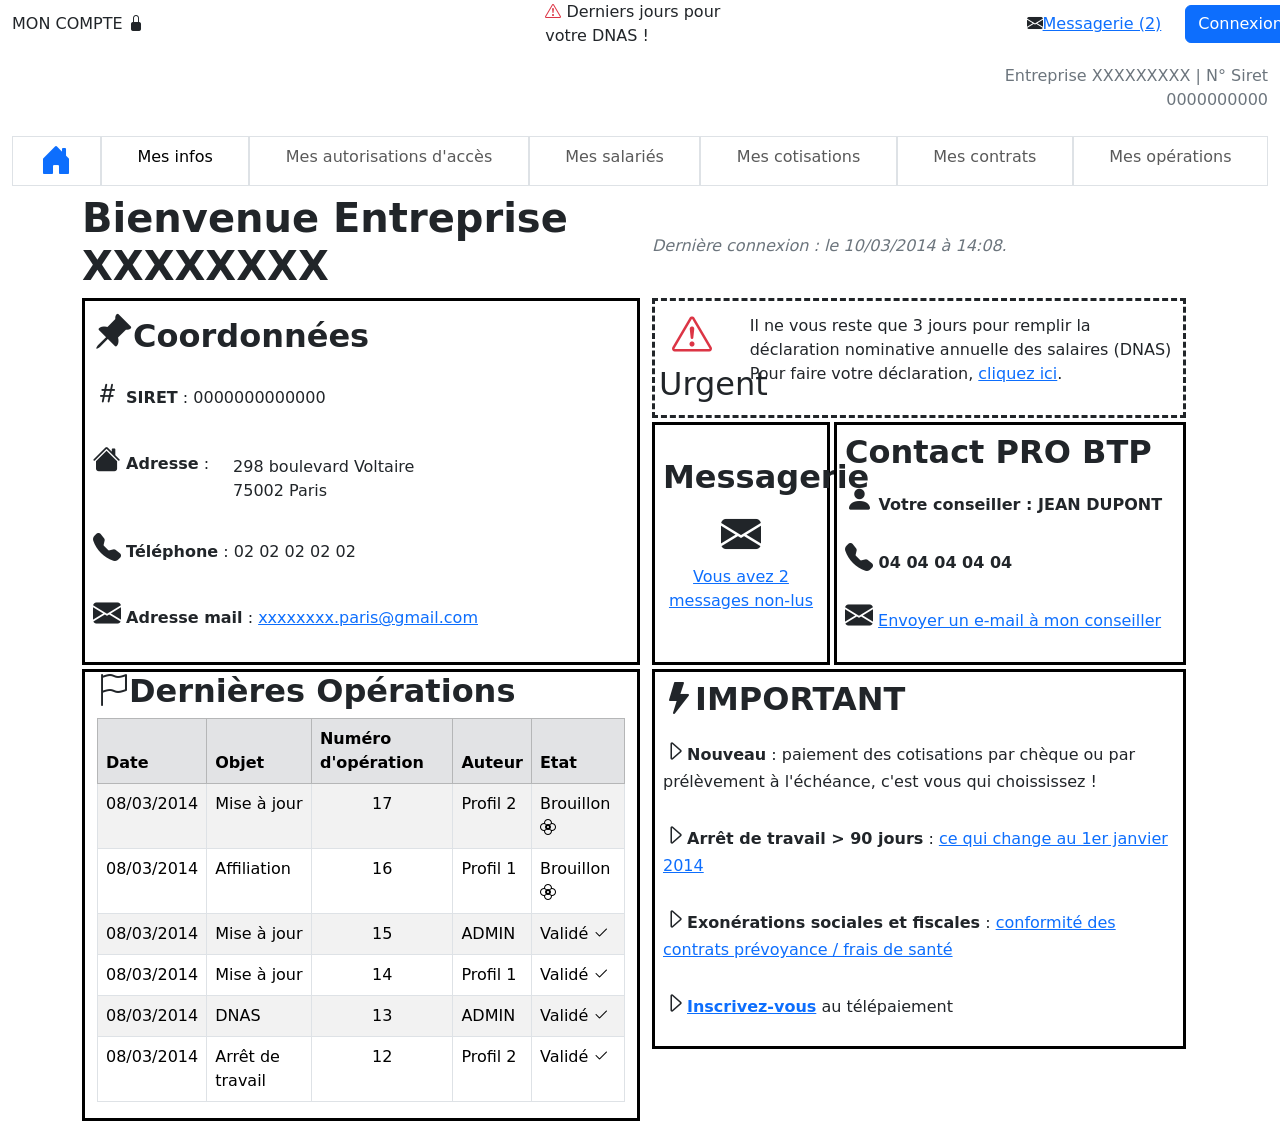
<file: index.html>
<!DOCTYPE html>
<html lang="fr">
<head>
    <meta charset="UTF-8">
    <meta name="viewport" content="width=device-width, initial-scale=1.0">
    <link rel="stylesheet" href="https://cdn.jsdelivr.net/npm/bootstrap-icons@1.13.1/font/bootstrap-icons.min.css">
    <link href="https://cdn.jsdelivr.net/npm/bootstrap@5.3.8/dist/css/bootstrap.min.css" rel="stylesheet" integrity="sha384-sRIl4kxILFvY47J16cr9ZwB07vP4J8+LH7qKQnuqkuIAvNWLzeN8tE5YBujZqJLB" crossorigin="anonymous">
    <link rel="stylesheet" href="style.css">
    <script src="https://cdn.jsdelivr.net/npm/bootstrap@5.3.8/dist/js/bootstrap.bundle.min.js" integrity="sha384-FKyoEForCGlyvwx9Hj09JcYn3nv7wiPVlz7YYwJrWVcXK/BmnVDxM+D2scQbITxI" crossorigin="anonymous"></script>
    <title>Eval Maquette</title>
    <link rel="stylesheet" href="style.css">
</head>
<body>
    
    <div class="container-fluid">

        <header>
            <div class="row">
                <p class="col left col-md-2 align-self-center">MON COMPTE <i class="bi bi-lock-fill"></i></p>
                <p class="col col-md-2 offset-3 align-self-center"><i class="bi bi-exclamation-triangle text-danger"></i> Derniers jours pour votre DNAS !</p>
                <p class="col col-md-2 offset-2 text-end align-self-center"><i class="bi bi-envelope-fill"></i><a href="mailto:">Messagerie (2)</a></p>
                <p class="col col-md-1 align-self-center text-end"><a class="btn border-primary bg-primary text-white" href="connect.html">Connexion</a></p>
            </div>
            <div class="row">
                <div class="col"></div>
                <p class="col col-lg-3 fw-light text-secondary justify-content-end text-end">Entreprise XXXXXXXXX | N° Siret 0000000000</p>
            </div>
            

            
            <nav class="navbar navbar-expand-lg">
                <button class="navbar-toggler" type="button" data-bs-toggle="collapse" data-bs-target="#navbarNav" aria-controls="navbarNav" aria-expanded="false" aria-label="Toggle navigation">
                    <span class="navbar-toggler-icon"></span>
                </button>
                <div class="collapse navbar-collapse" id="navbarNav">
                    <ul class="navbar-nav nav-fill w-100">
                        <li class="border nav-item"><a class="nav-brand" href="#"><i class="bi bi-house-door-fill fs-2"></i></a></li>
                        <li class="border nav-item"><a class="nav-link active" href="#">Mes infos</a></li>
                        <li class="border nav-item"><a class="nav-link" href="#">Mes autorisations d'accès</a></li>
                        <li class="border nav-item"><a class="nav-link" href="#">Mes salariés</a></li>
                        <li class="border nav-item"><a class="nav-link" href="#">Mes cotisations</a></li>
                        <li class="border nav-item"><a class="nav-link" href="#">Mes contrats</a></li>
                        <li class="border nav-item"><a class="nav-link" href="#">Mes opérations</a></li>
                    </ul>
                </div>
            </nav>   
        </header>
        
        <main class="container">
            <section class="row">
                <h1 class="col col-lg-6 col-md-12"><strong>Bienvenue Entreprise XXXXXXXX</strong></h1>
                <aside class="col col-lg-6 col-md-12 text-secondary align-self-center"><em>Dernière connexion : le <time datetime="2014-03-10">10/03/2014</date> à <time datetime="14:08">14:08</time>.</em></aside>
            </section>
            
            <div class="row m-0">
                <section class="col col-lg-6 col-md-12 border border-3 border-black p-2">
                    <article class="d-flex flex-column gap-2">
                        <h2><i class="bi bi-pin-angle-fill fs-1"></i><strong>Coordonnées</strong></h2>
                        <p><i class="bi bi-hash fs-3"></i> <strong>SIRET</strong> : 0000000000000</p>
                        <div class="row">
                            <p class="col col-auto"><i class="bi bi-house-fill fs-3"></i> <strong>Adresse</strong> :</p>
                            <address class="col col-auto pt-3">
                                298 boulevard Voltaire <br>
                                75002 Paris
                            </address>
                        </div>
                        <p><i class="bi bi-telephone-fill fs-3"></i> <strong>Téléphone</strong> : 02 02 02 02 02</p>
                        <p><i class="bi bi-envelope-fill fs-3"></i> <strong>Adresse mail</strong> : <a href="mailto:xxxxxxxx.paris@gmail.com">xxxxxxxx.paris@gmail.com</a></p>
                    </article>
                </section>
                    
                    
                <div class="col col-lg-6 col-md-12">
                    <div class="row pb-1">
                        <section>
                            <article class="animate p-1">
                                <div class="row">
                                    <span class="col col-lg-2 col-md-4 text-center"><i class="bi bi-exclamation-triangle fs-1 text-danger"></i><h2>Urgent</h2></span>
                                    <p class="col col-lg-10 col-md-8 align-self-center">Il ne vous reste que 3 jours pour remplir la déclaration nominative annuelle des salaires (DNAS)
                                        Pour faire votre déclaration, <a href="#">cliquez ici</a>.
                                    </p>
                                </div>
                             </article>  
                        </section>
                    </div>   

                    <div class="row m-0">  
                        <section class="col col-lg-4 col-md-12 align-content-center border border-3 border-black p-2">
                            <article class="text-center">
                                <h2><strong>Messagerie</strong></h2>
                                <i class="bi bi-envelope-fill fs-1"></i>
                                <p><a href="mailto:">Vous avez 2 messages non-lus</a></p>
                            </article>
                        </section>
                        
                        <section class="col col-lg-8 col-md-12 p-0 ps-1">
                            <article class="border border-3 border-black p-2">
                                <h2><strong>Contact PRO BTP</strong></h2>
                                <p><i class="bi bi-person-fill fs-3"></i><strong> Votre conseiller : JEAN DUPONT</strong></p>
                                <p><i class="bi bi-telephone-fill fs-3"></i><strong> 04 04 04 04 04</strong></p>
                                <p><i class="bi bi-envelope-fill fs-3"></i> <a href="mailto:">Envoyer un e-mail à mon conseiller</a></p>
                            </article>
                        </section>
                    </div>
                </div>    
            </div>   

            <div class="row m-0 mt-1">
                <section class="col col-lg-6 col-md-12 border border-3 border-black">
                    <article class="">
                        <h2><i class="bi bi-flag"></i><strong>Dernières Opérations</strong></h2>
                        <table class="table table-bordered table-striped">
                            <thead>
                                <tr class="table-secondary">
                                    <th>Date</th>
                                    <th>Objet</th>
                                    <th>Numéro d'opération</th>
                                    <th>Auteur</th>
                                    <th>Etat</th>
                                </tr>
                            </thead>
                            <tbody class="">
                                <tr>
                                    <td><time datetime="2014-03-08">08/03/2014</time></td>
                                    <td>Mise à jour</td>
                                    <td class="text-center">17</td>
                                    <td>Profil 2</td>
                                    <td>Brouillon <i class="bi bi-flower2"></i></td>
                                </tr>
                                <tr>
                                    <td><time datetime="2014-03-08">08/03/2014</time></td>
                                    <td>Affiliation</td>
                                    <td class="text-center">16</td>
                                    <td>Profil 1</td>
                                    <td>Brouillon <i class="bi bi-flower2"></i></td>
                                </tr>
                                <tr>
                                    <td><time datetime="2014-03-08">08/03/2014</time></td>
                                    <td>Mise à jour</td>
                                    <td class="text-center">15</td>
                                    <td>ADMIN</td>
                                    <td>Validé <i class="bi bi-check2"></i></td>
                                </tr>
                                <tr>
                                    <td><time datetime="2014-03-08">08/03/2014</time></td>
                                    <td>Mise à jour</td>
                                    <td class="text-center">14</td>
                                    <td>Profil 1</td>
                                    <td>Validé <i class="bi bi-check2"></i></td>
                                </tr>
                                <tr>
                                    <td><time datetime="2014-03-08">08/03/2014</time></td>
                                    <td>DNAS</td>
                                    <td class="text-center">13</td>
                                    <td>ADMIN</td>
                                    <td>Validé <i class="bi bi-check2"></i></td>
                                </tr>
                                <tr>
                                    <td><time datetime="2014-03-08">08/03/2014</time></td>
                                    <td>Arrêt de travail</td>
                                    <td class="text-center">12</td>
                                    <td>Profil 2</td>
                                    <td>Validé <i class="bi bi-check2"></i></td>
                                </tr>
                            </tbody>
                        </table>
                    </article>
                </section>
                
                <div class="col col-lg-6 col-md-12">
                    <section class="border border-3 border-black p-2 d-flex flex-column gap-2">
                        <h2><i class="bi bi-lightning-fill"></i><strong>IMPORTANT</strong></h2>
                        <article>
                            <p><i class="bi bi-caret-right fs-4"></i><strong>Nouveau</strong> :
                            paiement des cotisations par chèque ou par prélèvement à l'échéance, c'est vous qui choississez !</p>                        </article>
                        <article>
                            <p><i class="bi bi-caret-right fs-4"></i><strong>Arrêt de travail > 90 jours</strong> :
                            <a href="#">ce qui change au 1er janvier 2014</a></p>
                        </article>
                        <article>
                            <p><i class="bi bi-caret-right fs-4"></i><strong>Exonérations sociales et fiscales</strong> :
                            <a href="#">conformité des contrats prévoyance / frais de santé</a></p>
                        </article>
                        <article>
                            <p><i class="bi bi-caret-right fs-4"></i><strong><a href="inscription.html">Inscrivez-vous</a></strong> au télépaiement</p>
                        </article>
                    </section>
                </div>
            </div>                
        </main>
    </div>
</body>
</html>
</file>
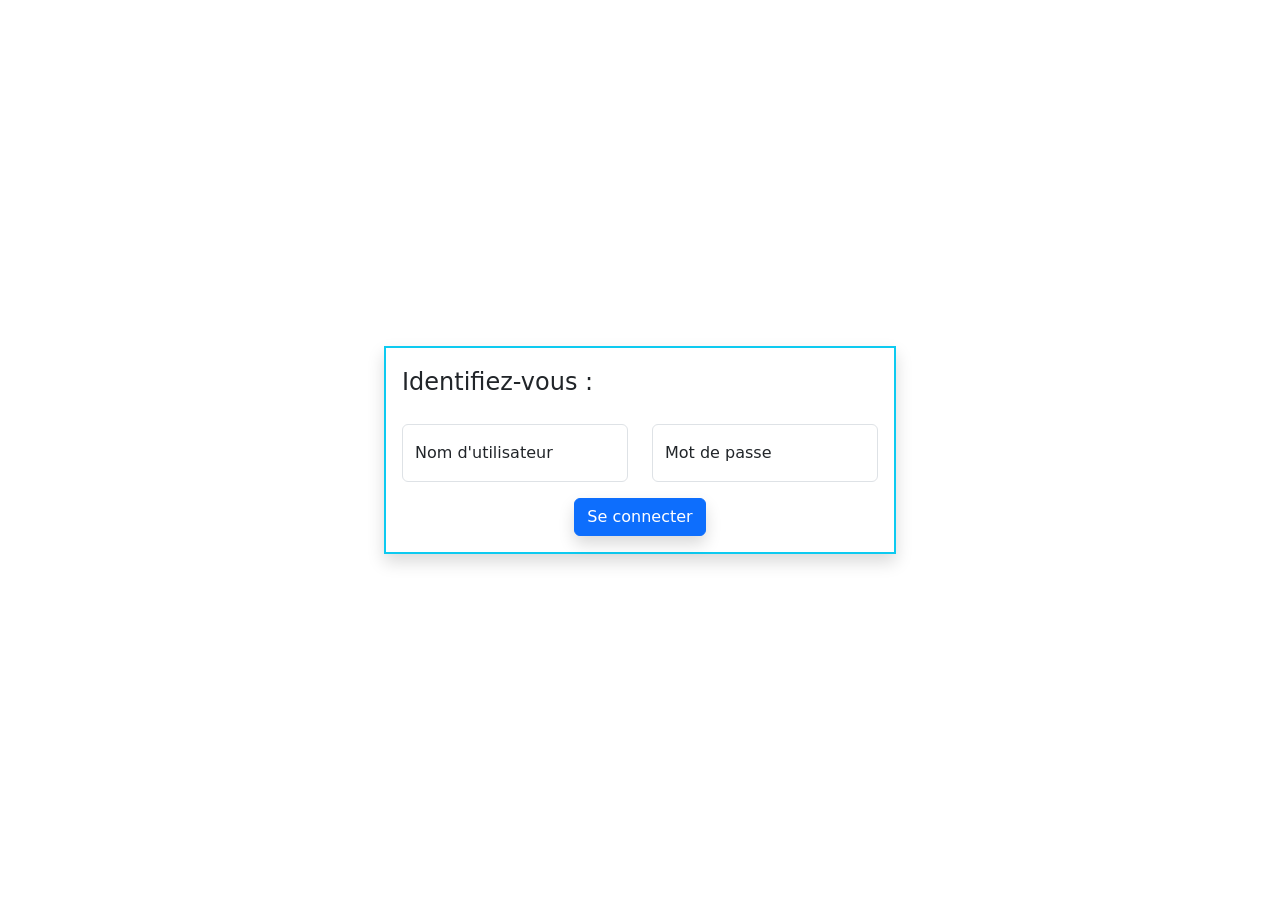
<file: connect.html>
<!DOCTYPE html>
<html lang="fr">
<head>
    <meta charset="UTF-8">
    <meta name="viewport" content="width=device-width, initial-scale=1.0">
    <link href="https://cdn.jsdelivr.net/npm/bootstrap@5.3.8/dist/css/bootstrap.min.css" rel="stylesheet" integrity="sha384-sRIl4kxILFvY47J16cr9ZwB07vP4J8+LH7qKQnuqkuIAvNWLzeN8tE5YBujZqJLB" crossorigin="anonymous">
    <script src="https://cdn.jsdelivr.net/npm/bootstrap@5.3.8/dist/js/bootstrap.bundle.min.js" integrity="sha384-FKyoEForCGlyvwx9Hj09JcYn3nv7wiPVlz7YYwJrWVcXK/BmnVDxM+D2scQbITxI" crossorigin="anonymous"></script>
    <title>Login</title>
</head>
<body>

    <main class="container d-flex justify-content-center align-items-center min-vh-100">
        <section>
            <form action="" method="post">
                <fieldset class="border border-2 border-info p-3 shadow">
                    <legend>Identifiez-vous :</legend>
                    <div class="row">
                        <div class="col col-6">
                            <div class="form-floating mt-3 mb-3">
                                <input type="text" name="user" id="user" class="form-control" placeholder="test" required>
                                <label for="user" class="form-label">Nom d'utilisateur</label>
                            </div>
                        </div>
                        <div class="col col-6">
                            <div class="form-floating mt-3 mb-3">
                                <input type="password" name="mdp" id="mdp" class="form-control" placeholder="" required>
                                <label for="mdp">Mot de passe</label>
                            </div>
                        </div>
                    </div>
                    <div class="text-center">
                        <label for="send"><input class="btn btn-primary shadow" type="submit" name="submit" id="submit" value="Se connecter"></label>
                    </div>
                </fieldset>
            </form>
        </section>
    </main>
    
</body>
</html>
</file>
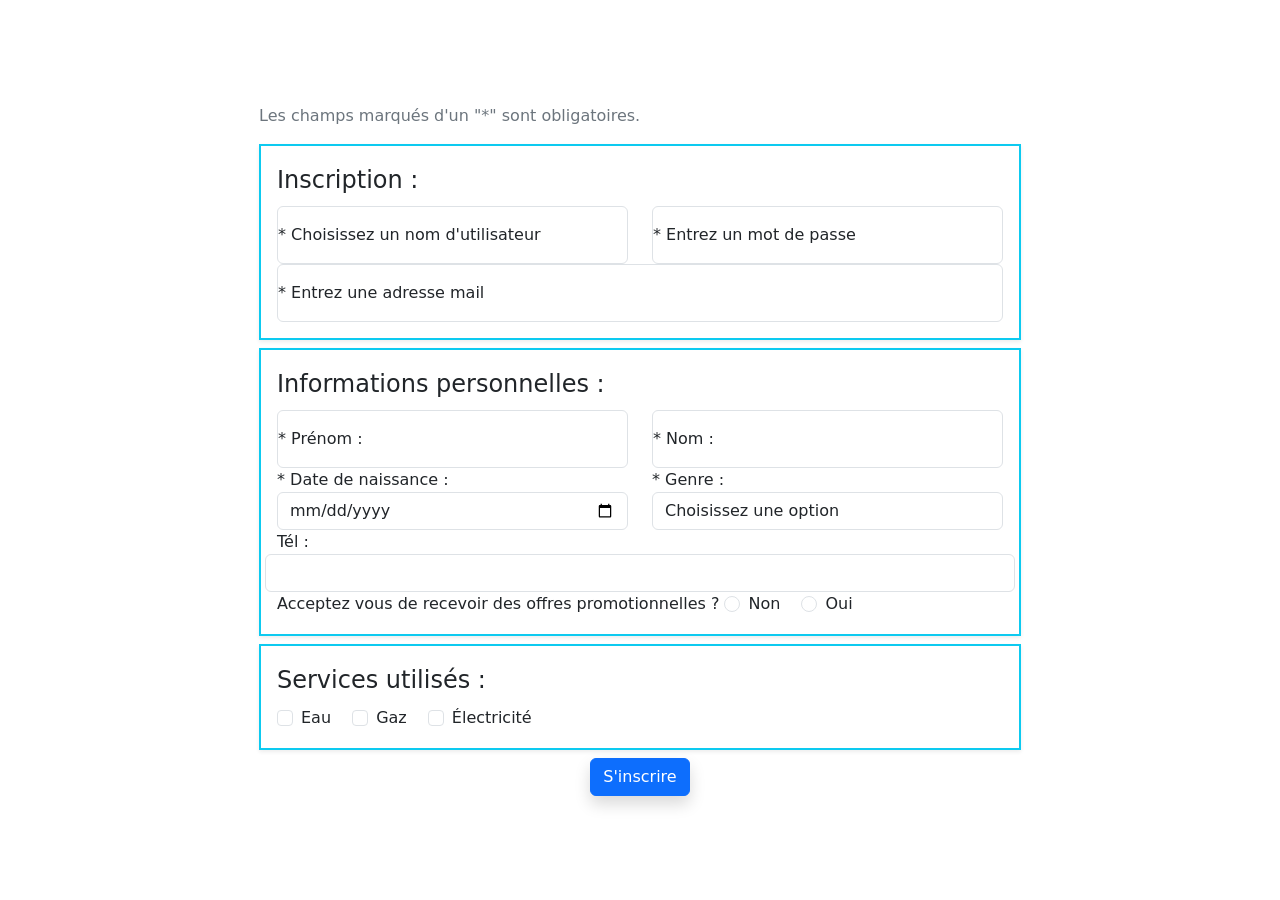
<file: inscription.html>
<!DOCTYPE html>
<html lang="fr">
<head>
    <meta charset="UTF-8">
    <meta name="viewport" content="width=device-width, initial-scale=1.0">
    <link href="https://cdn.jsdelivr.net/npm/bootstrap@5.3.8/dist/css/bootstrap.min.css" rel="stylesheet" integrity="sha384-sRIl4kxILFvY47J16cr9ZwB07vP4J8+LH7qKQnuqkuIAvNWLzeN8tE5YBujZqJLB" crossorigin="anonymous">
    <script src="https://cdn.jsdelivr.net/npm/bootstrap@5.3.8/dist/js/bootstrap.bundle.min.js" integrity="sha384-FKyoEForCGlyvwx9Hj09JcYn3nv7wiPVlz7YYwJrWVcXK/BmnVDxM+D2scQbITxI" crossorigin="anonymous"></script>
    <title>Subscribe</title>
</head>
<body>
    
    <main class="container d-flex justify-content-center align-items-center min-vh-100">
        <section>
            <p class="text-secondary">Les champs marqués d'un "*" sont obligatoires.</p>
            <form action="" method="post">
                <fieldset class="border border-2 border-info p-3 mb-2 shadow-sm">
                    <legend>Inscription :</legend>
                    <div class="row">
                        <div class="col col-6 form-floating">
                            <input type="text" name="user" id="user" placeholder="username" class="form-control" required>
                            <label for="user">* Choisissez un nom d'utilisateur</label>
                        </div>
                            <div class="col col-6 form-floating">
                                <input type="password" name="mdp" id="mdp" placeholder="" class="form-control" required>
                                <label for="mdp">* Entrez un mot de passe</label>
                        </div>
                        <div class="col col-12 form-floating">
                            <input type="email" name="email" id="email" placeholder="" class="form-control" required>
                            <label for="email">* Entrez une adresse mail</label>
                        </div>
                </fieldset>

                <fieldset class="border border-2 border-info p-3 mb-2 shadow-sm">
                    <legend>Informations personnelles :</legend>
                    <div class="row">
                        <div class="col col-6 form-floating">
                            <input type="text" name="name" id="name" placeholder="Jean" class="form-control" required>
                            <label for="name">* Prénom :</label>
                        </div>
                        <div class="col col-6 form-floating">
                            <input type="text" name="surname" id="surname" placeholder="Valjean" class="form-control" required>
                            <label for="surname">* Nom :</label>  
                        </div>
                    </div>
                    <div class="row">
                        <div class="col col-6">    
                            <label for="dob">* Date de naissance :</label>
                            <input type="date" name="dob" id="dob" class="form-control" required>
                        </div>
                        <div class="col col-6">
                            <label for="gender">* Genre :</label>
                            <select name="gender" id="gender" class="form-control" required>
                                <option value="" disabled selected>Choisissez une option</option>
                                <option value="men">Homme</option>
                                <option value="women">Femme</option>
                                <option value="other">Autre</option>
                                <option value="capy" disabled>Capybara</option>
                                <option value="dna">Préfère ne pas répondre</option>
                            </select>
                        </div>
                    </div>

                    <div class="row">
                        <label for="phone">Tél :</label><input type="tel" name="phone" id="phone" class="form-control"> <br>
                    </div>
                    Acceptez vous de recevoir des offres promotionnelles ?
                        <div class="form-check form-check-inline">
                            <input type="radio" name="promos" id="no" value="no" class="form-check-input" selected> <label for="no" class="form-check-label"> Non</label>
                        </div> 
                        <div class="form-check form-check-inline">
                            <input type="radio" name="promos" id="yes" value="yes" class="form-check-input"><label for="yes" class="form-check-label"> Oui</label>
                        </div>       
                </fieldset>

                <fieldset class="border border-2 border-info p-3 mb-2 shadow-sm">
                    <legend>Services utilisés :</legend>
                        <div class="form-check form-check-inline">
                            <input type="checkbox" name="water" id="water" value="water" class="form-check-input"><label for="water" class="form-check-label">Eau</label>
                        </div> 
                        <div class="form-check form-check-inline">
                            <input type="checkbox" name="gaz" id="gaz" value="gaz" class="form-check-input"><label for="gaz" class="form-check-label">Gaz</label>
                        </div> 
                        <div class="form-check form-check-inline">
                            <input type="checkbox" name="elec" id="elec" value="elec" class="form-check-input"><label for="elec" class="form-check-label">Électricité</label>
                        </div>                     
                </fieldset>
                <div class="text-center">
                        <label for="send"><input class="btn btn-primary shadow" type="submit" name="submit" id="submit" value="S'inscrire"></label>
                    </div>
            </form>
        </section>
    </main>

</body>
</html>
</file>
<file: style.css>
@keyframes myAnimation {
        0%   { border-color: red; }
        25%  { border-color: blue; }
        50%  { border-color: yellow; }
        75%  { border-color: green; }
        100% { border-color: red; }
    }          
    
    .animate {
        animation: myAnimation 2s infinite linear;
        border: 3px dashed;
    }
</file>
